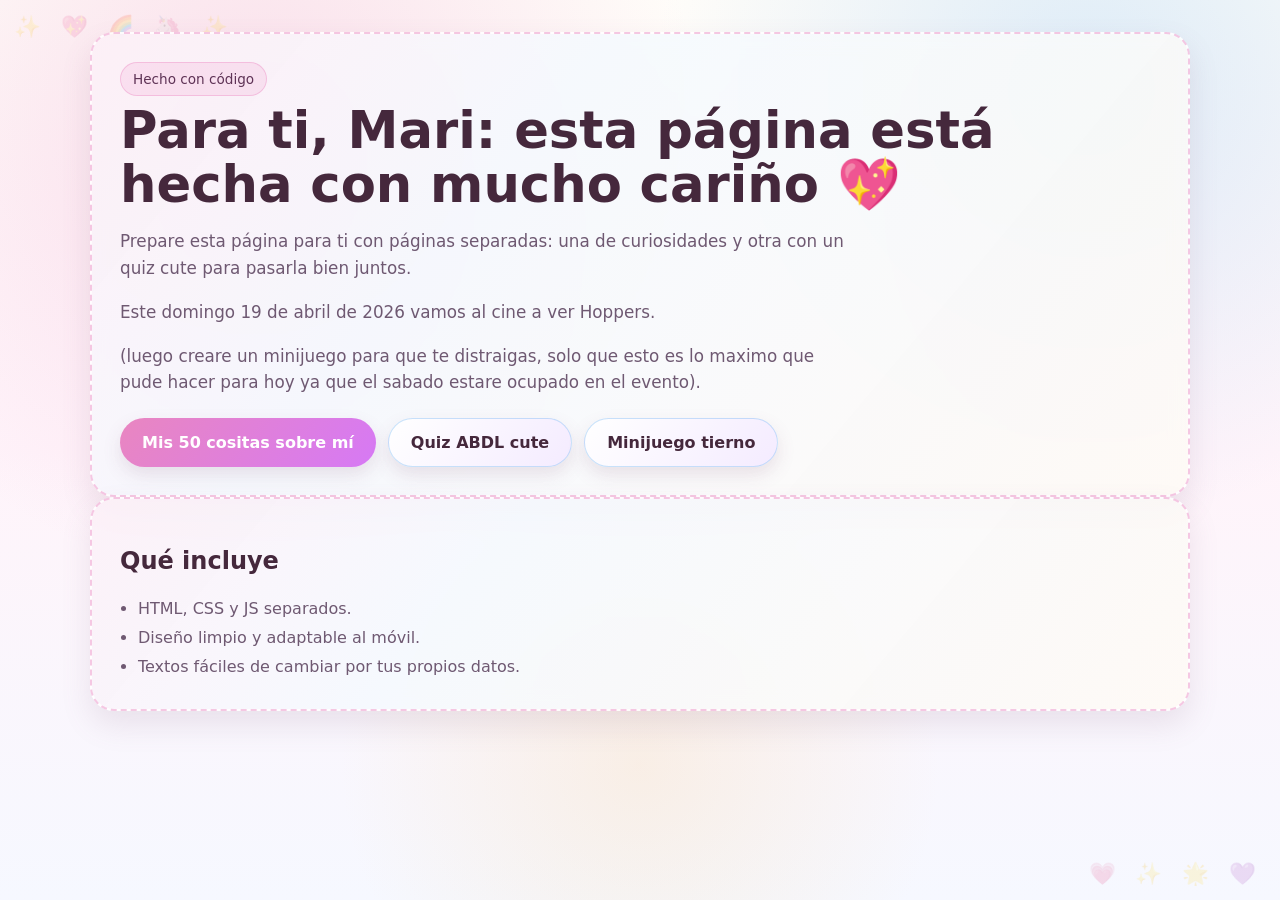
<file: index.html>
<!DOCTYPE html>
<html lang="es">
<head>
  <meta charset="UTF-8" />
  <meta name="viewport" content="width=device-width, initial-scale=1.0" />
  <title>Proyecto divertido para Mari</title>
  <link rel="stylesheet" href="styles.css" />
</head>
<body>
  <main class="container">
    <section class="hero card">
      <p class="badge">Hecho con código</p>
      <h1>Para ti, Mari: esta página está hecha con mucho cariño 💖</h1>
      <p class="lead">
        Prepare esta página para ti con páginas separadas: una de
        curiosidades y otra con un quiz cute para pasarla bien juntos.
      </p>
      <p class="lead">
        Este domingo 19 de abril de 2026 vamos al cine a ver Hoppers.
      </p>
      <p class="lead">
        (luego creare un minijuego para que te distraigas, solo que esto es lo maximo que pude hacer para hoy ya que el sabado estare ocupado en el evento).
      </p>

      <div class="actions">
        <a class="btn primary" href="curiosidades.html">Mis 50 cositas sobre mí</a>
        <a class="btn secondary" href="quiz.html">Quiz ABDL cute</a>
        <a class="btn secondary" href="juego.html">Minijuego tierno</a>
      </div>
    </section>

    <section class="card info">
      <h2>Qué incluye</h2>
      <ul>
        <li>HTML, CSS y JS separados.</li>
        <li>Diseño limpio y adaptable al móvil.</li>
        <li>Textos fáciles de cambiar por tus propios datos.</li>
      </ul>
    </section>
  </main>
</body>
</html>
</file>
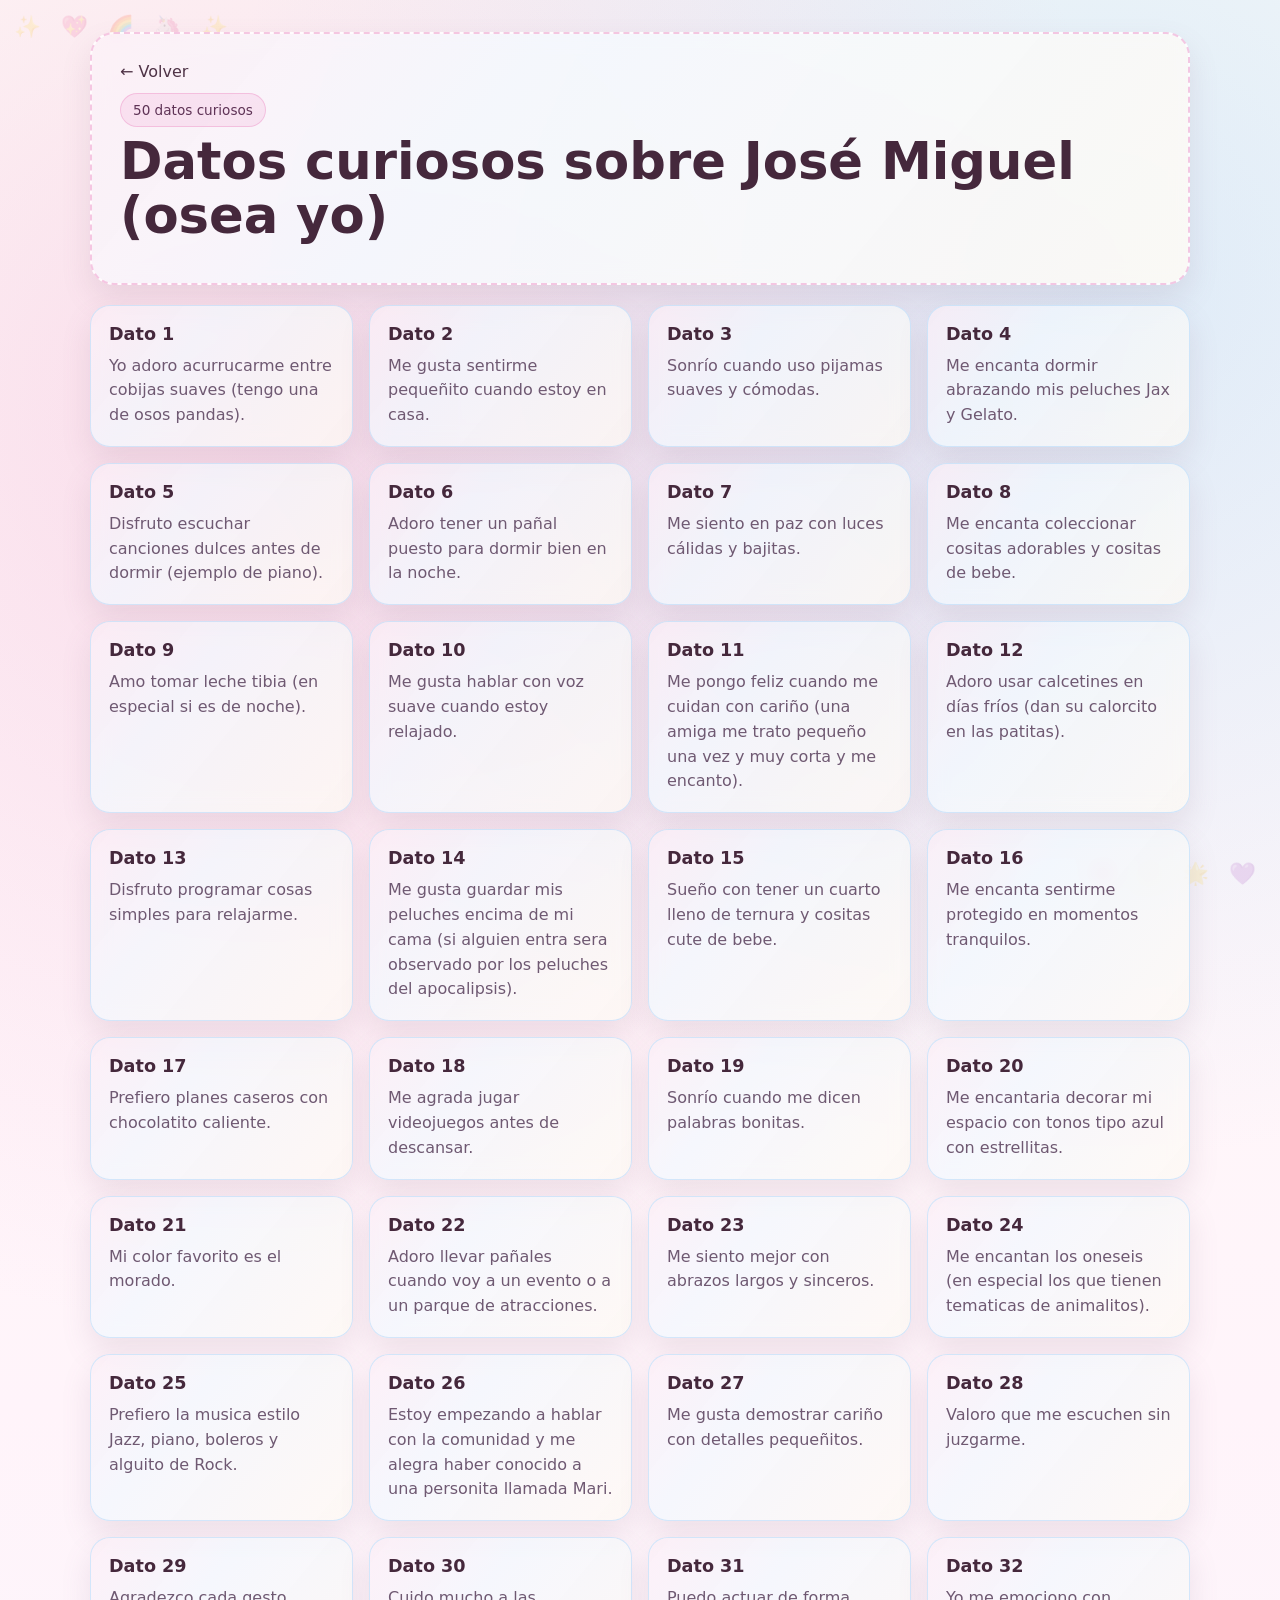
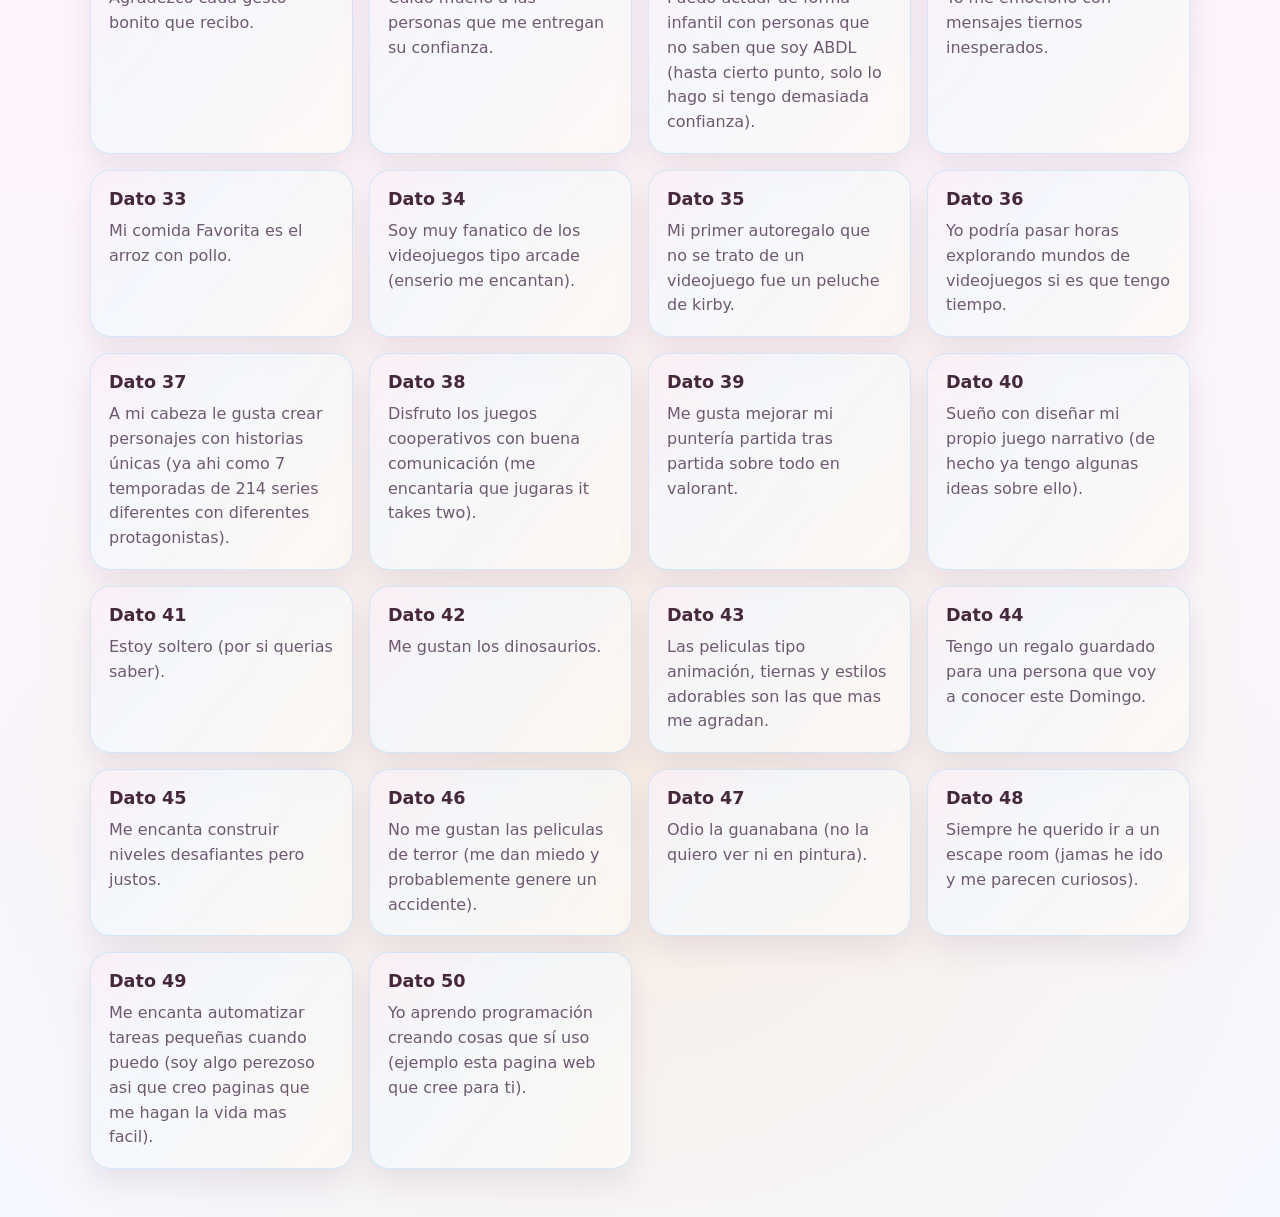
<file: curiosidades.html>
<!DOCTYPE html>
<html lang="es">
<head>
  <meta charset="UTF-8" />
  <meta name="viewport" content="width=device-width, initial-scale=1.0" />
  <title>50 curiosidades</title>
  <link rel="stylesheet" href="styles.css" />
</head>
<body>
  <main class="container">
    <header class="topbar card">
      <a class="link" href="index.html">← Volver</a>
      <div>
        <p class="badge">50 datos curiosos</p>
        <h1>Datos curiosos sobre José Miguel (osea yo) </h1>
      </div>
    </header>

    <section id="factsGrid" class="grid"></section>
  </main>

  <script src="curiosidades.js"></script>
</body>
</html>
</file>
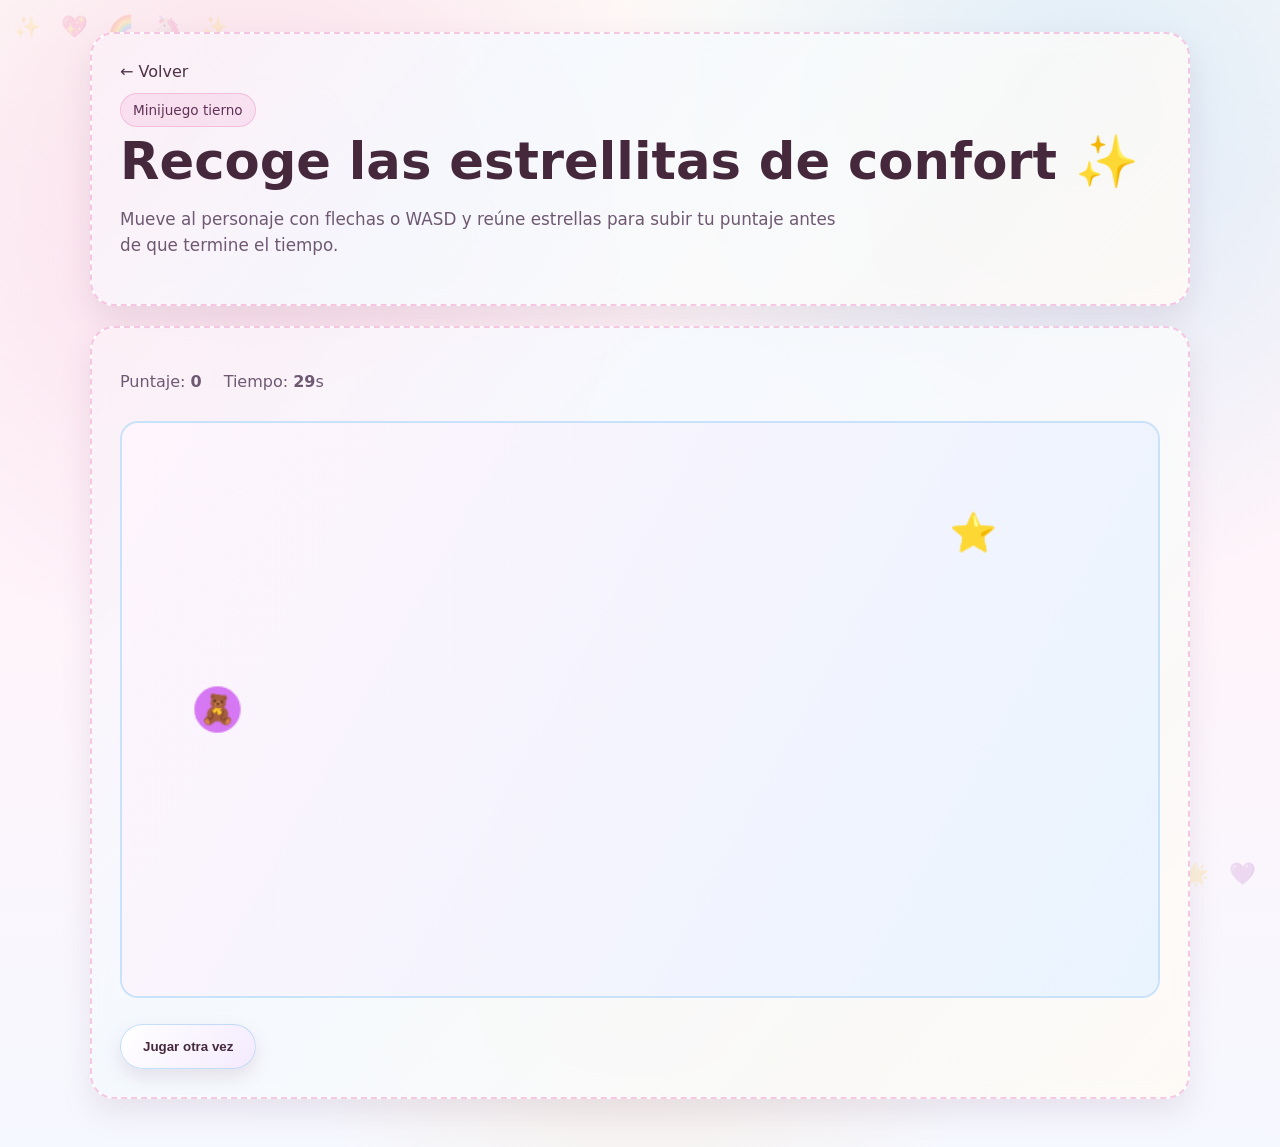
<file: juego.html>
<!DOCTYPE html>
<html lang="es">
<head>
  <meta charset="UTF-8" />
  <meta name="viewport" content="width=device-width, initial-scale=1.0" />
  <title>Minijuego cute</title>
  <link rel="stylesheet" href="styles.css" />
</head>
<body>
  <main class="container">
    <header class="topbar card">
      <a class="link" href="index.html">← Volver</a>
      <div>
        <p class="badge">Minijuego tierno</p>
        <h1>Recoge las estrellitas de confort ✨</h1>
        <p class="lead">Mueve al personaje con flechas o WASD y reúne estrellas para subir tu puntaje antes de que termine el tiempo.</p>
      </div>
    </header>

    <section class="card game-wrap">
      <div class="game-stats">
        <p>Puntaje: <strong id="score">0</strong></p>
        <p>Tiempo: <strong id="time">30</strong>s</p>
      </div>
      <canvas id="gameCanvas" width="760" height="420" aria-label="Minijuego de recolección"></canvas>
      <div class="actions">
        <button id="restartBtn" class="btn secondary" type="button">Jugar otra vez</button>
      </div>
      <div id="gameMessage" class="result hidden"></div>
    </section>
  </main>

  <script src="juego.js"></script>
</body>
</html>
</file>
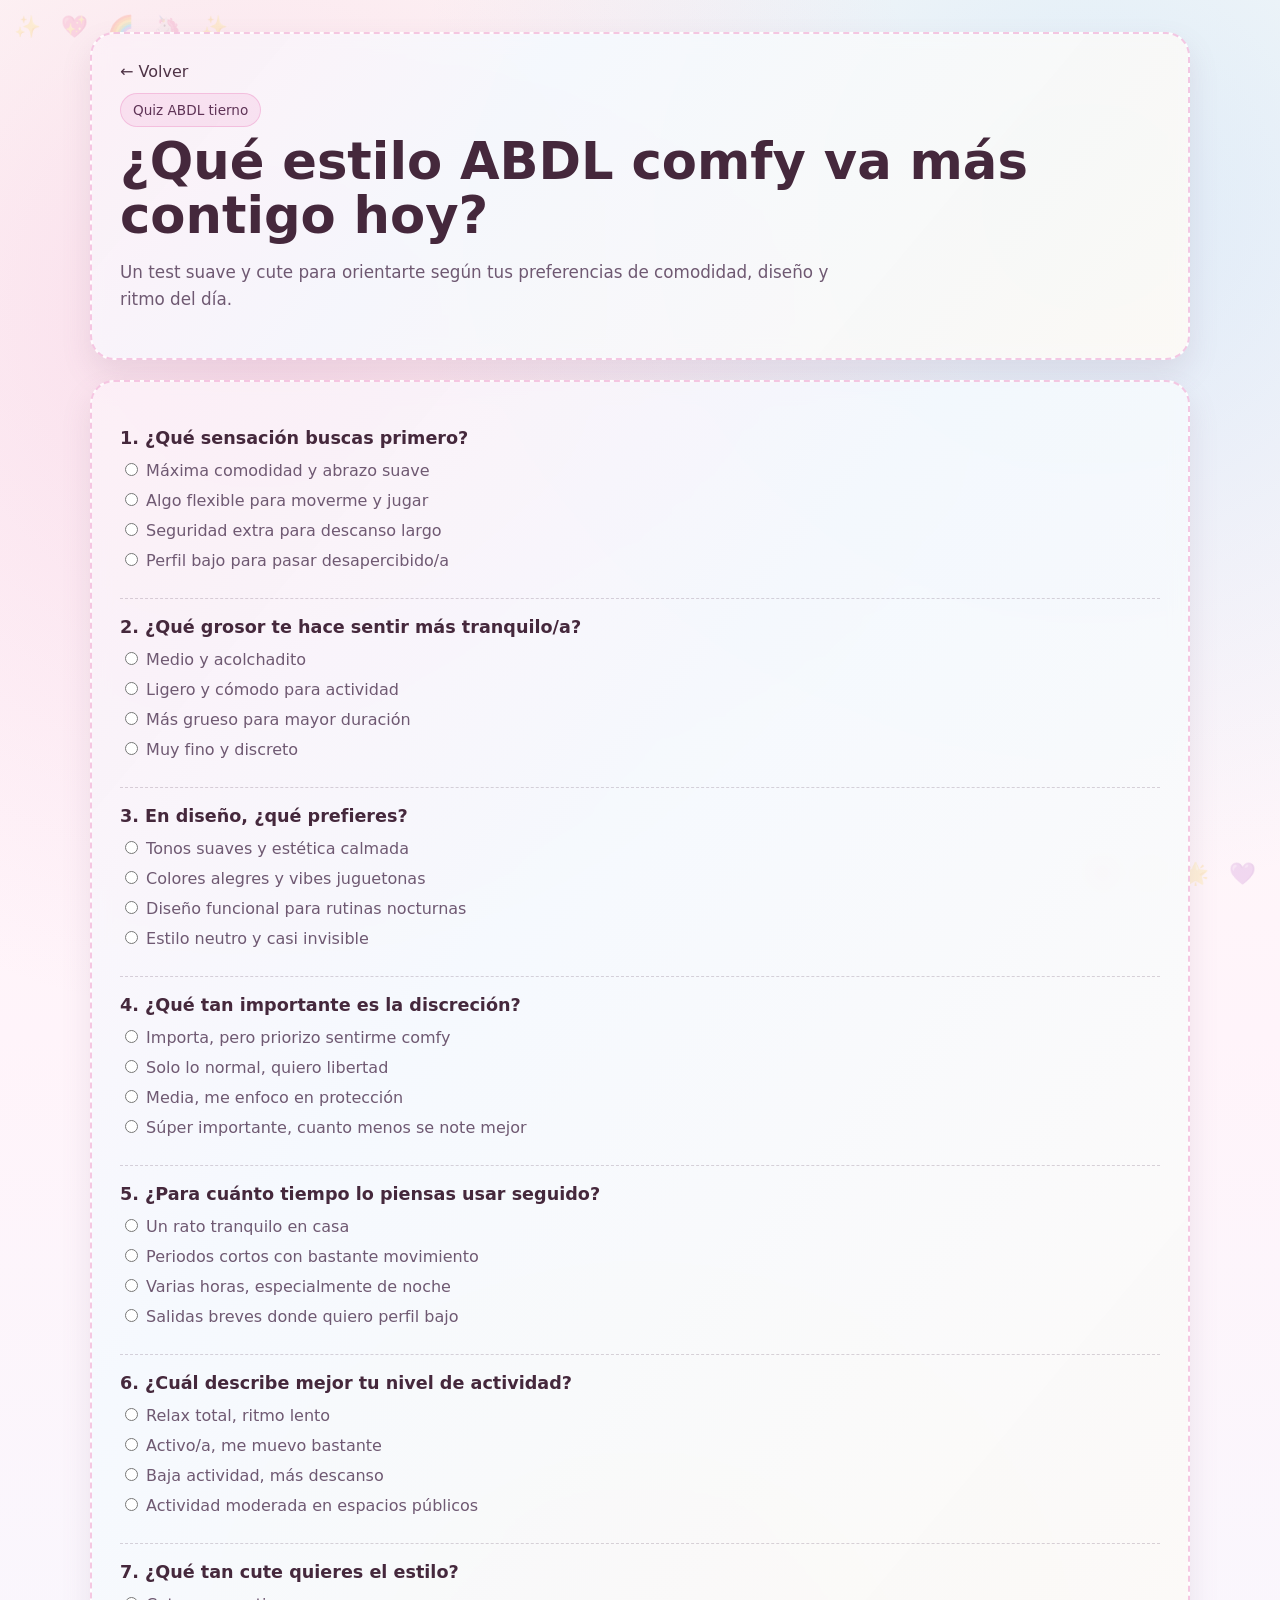
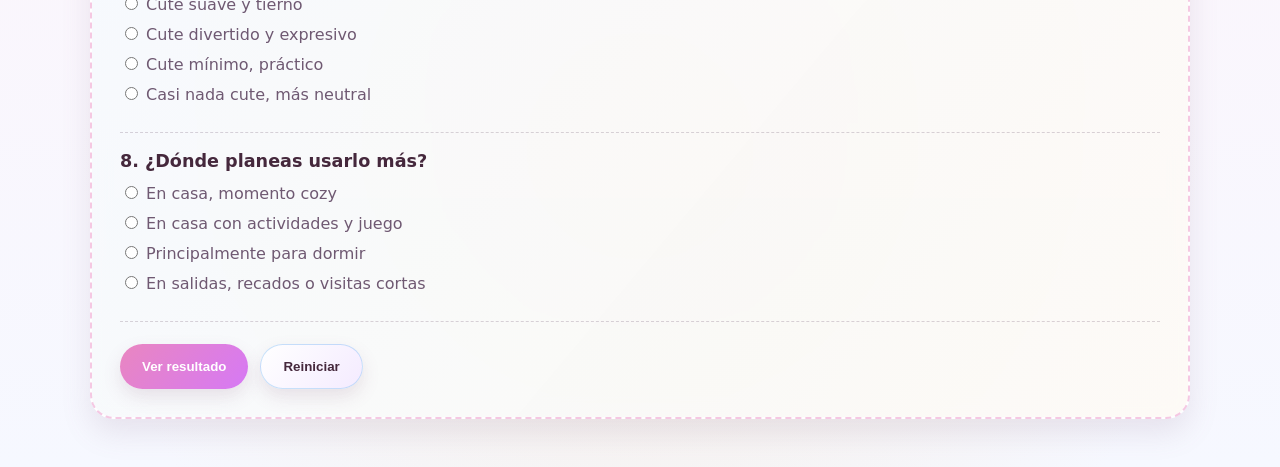
<file: quiz.html>
<!DOCTYPE html>
<html lang="es">
<head>
  <meta charset="UTF-8" />
  <meta name="viewport" content="width=device-width, initial-scale=1.0" />
  <title>Quiz ABDL tierno</title>
  <link rel="stylesheet" href="styles.css" />
</head>
<body>
  <main class="container">
    <header class="topbar card">
      <a class="link" href="index.html">← Volver</a>
      <div>
        <p class="badge">Quiz ABDL tierno</p>
        <h1>¿Qué estilo ABDL comfy va más contigo hoy?</h1>
        <p class="lead">Un test suave y cute para orientarte según tus preferencias de comodidad, diseño y ritmo del día.</p>
      </div>
    </header>

    <section class="card quiz">
      <form id="quizForm">
        <div class="question">
          <h2>1. ¿Qué sensación buscas primero?</h2>
          <label><input type="radio" name="q1" value="cuddly" /> Máxima comodidad y abrazo suave</label>
          <label><input type="radio" name="q1" value="playful" /> Algo flexible para moverme y jugar</label>
          <label><input type="radio" name="q1" value="night" /> Seguridad extra para descanso largo</label>
          <label><input type="radio" name="q1" value="discreet" /> Perfil bajo para pasar desapercibido/a</label>
        </div>

        <div class="question">
          <h2>2. ¿Qué grosor te hace sentir más tranquilo/a?</h2>
          <label><input type="radio" name="q2" value="cuddly" /> Medio y acolchadito</label>
          <label><input type="radio" name="q2" value="playful" /> Ligero y cómodo para actividad</label>
          <label><input type="radio" name="q2" value="night" /> Más grueso para mayor duración</label>
          <label><input type="radio" name="q2" value="discreet" /> Muy fino y discreto</label>
        </div>

        <div class="question">
          <h2>3. En diseño, ¿qué prefieres?</h2>
          <label><input type="radio" name="q3" value="cuddly" /> Tonos suaves y estética calmada</label>
          <label><input type="radio" name="q3" value="playful" /> Colores alegres y vibes juguetonas</label>
          <label><input type="radio" name="q3" value="night" /> Diseño funcional para rutinas nocturnas</label>
          <label><input type="radio" name="q3" value="discreet" /> Estilo neutro y casi invisible</label>
        </div>

        <div class="question">
          <h2>4. ¿Qué tan importante es la discreción?</h2>
          <label><input type="radio" name="q4" value="cuddly" /> Importa, pero priorizo sentirme comfy</label>
          <label><input type="radio" name="q4" value="playful" /> Solo lo normal, quiero libertad</label>
          <label><input type="radio" name="q4" value="night" /> Media, me enfoco en protección</label>
          <label><input type="radio" name="q4" value="discreet" /> Súper importante, cuanto menos se note mejor</label>
        </div>

        <div class="question">
          <h2>5. ¿Para cuánto tiempo lo piensas usar seguido?</h2>
          <label><input type="radio" name="q5" value="cuddly" /> Un rato tranquilo en casa</label>
          <label><input type="radio" name="q5" value="playful" /> Periodos cortos con bastante movimiento</label>
          <label><input type="radio" name="q5" value="night" /> Varias horas, especialmente de noche</label>
          <label><input type="radio" name="q5" value="discreet" /> Salidas breves donde quiero perfil bajo</label>
        </div>

        <div class="question">
          <h2>6. ¿Cuál describe mejor tu nivel de actividad?</h2>
          <label><input type="radio" name="q6" value="cuddly" /> Relax total, ritmo lento</label>
          <label><input type="radio" name="q6" value="playful" /> Activo/a, me muevo bastante</label>
          <label><input type="radio" name="q6" value="night" /> Baja actividad, más descanso</label>
          <label><input type="radio" name="q6" value="discreet" /> Actividad moderada en espacios públicos</label>
        </div>

        <div class="question">
          <h2>7. ¿Qué tan cute quieres el estilo?</h2>
          <label><input type="radio" name="q7" value="cuddly" /> Cute suave y tierno</label>
          <label><input type="radio" name="q7" value="playful" /> Cute divertido y expresivo</label>
          <label><input type="radio" name="q7" value="night" /> Cute mínimo, práctico</label>
          <label><input type="radio" name="q7" value="discreet" /> Casi nada cute, más neutral</label>
        </div>

        <div class="question">
          <h2>8. ¿Dónde planeas usarlo más?</h2>
          <label><input type="radio" name="q8" value="cuddly" /> En casa, momento cozy</label>
          <label><input type="radio" name="q8" value="playful" /> En casa con actividades y juego</label>
          <label><input type="radio" name="q8" value="night" /> Principalmente para dormir</label>
          <label><input type="radio" name="q8" value="discreet" /> En salidas, recados o visitas cortas</label>
        </div>

        <div class="actions">
          <button class="btn primary" type="submit">Ver resultado</button>
          <button class="btn secondary" type="reset">Reiniciar</button>
        </div>
      </form>

      <div id="result" class="result hidden"></div>
    </section>
  </main>

  <script src="quiz.js"></script>
</body>
</html>
</file>
<file: styles.css>
:root {
  --bg: #fffaf4;
  --card: rgba(255, 255, 255, 0.85);
  --card-border: #f7b8d5;
  --text: #45283c;
  --muted: #6f5972;
  --accent: #e986c0;
  --accent-2: #86bff3;
  --accent-3: #f8d8a8;
  --shadow: 0 14px 30px rgba(138, 96, 130, 0.14);
  --radius: 24px;
  font-family: Inter, system-ui, -apple-system, BlinkMacSystemFont, "Segoe UI", sans-serif;
}

* { box-sizing: border-box; }

body {
  margin: 0;
  min-height: 100vh;
  color: var(--text);
  background:
    radial-gradient(circle at 20% 15%, rgba(233, 134, 192, .26), transparent 35%),
    radial-gradient(circle at 85% 10%, rgba(134, 191, 243, .28), transparent 32%),
    radial-gradient(circle at 50% 85%, rgba(248, 216, 168, .28), transparent 30%),
    linear-gradient(180deg, #fffdf9 0%, #fff4fa 50%, #f6f8ff 100%);
  position: relative;
  overflow-x: hidden;
}

body::before,
body::after {
  position: fixed;
  font-size: clamp(1rem, 1.9vw, 1.35rem);
  opacity: .17;
  pointer-events: none;
  z-index: 0;
  letter-spacing: .4rem;
}

body::before {
  content: "✨ 💖 🌈 🦄 ✨";
  top: 14px;
  left: 14px;
}

body::after {
  content: "💗 ✨ 🌟 💜";
  right: 18px;
  bottom: 14px;
}

a { color: inherit; text-decoration: none; }

.container {
  width: min(1100px, calc(100% - 32px));
  margin: 0 auto;
  padding: 32px 0 48px;
  position: relative;
  z-index: 1;
}

.card {
  background: var(--card);
  border: 2px dashed rgba(233, 134, 192, 0.45);
  box-shadow: var(--shadow);
  backdrop-filter: blur(9px);
  border-radius: var(--radius);
  position: relative;
  overflow: hidden;
}

.card::before {
  content: "";
  position: absolute;
  inset: 0;
  background: linear-gradient(
    130deg,
    rgba(233, 134, 192, 0.10),
    rgba(134, 191, 243, 0.08) 35%,
    rgba(248, 216, 168, 0.10)
  );
  pointer-events: none;
}

.card > * {
  position: relative;
  z-index: 1;
}

.hero, .topbar, .info, .quiz {
  padding: 28px;
}

.hero h1, .topbar h1 {
  margin: 8px 0 12px;
  font-size: clamp(2rem, 4vw, 4rem);
  line-height: 1.05;
}

.lead {
  color: var(--muted);
  font-size: 1.05rem;
  line-height: 1.6;
  max-width: 68ch;
}

.badge {
  display: inline-block;
  margin: 0;
  padding: 8px 12px;
  border-radius: 999px;
  background: rgba(233, 134, 192, 0.16);
  color: #5f3356;
  border: 1px solid rgba(233, 134, 192, 0.38);
  font-size: .85rem;
}

.actions {
  display: flex;
  flex-wrap: wrap;
  gap: 12px;
  margin-top: 22px;
}

.btn {
  display: inline-flex;
  align-items: center;
  justify-content: center;
  border: 0;
  border-radius: 999px;
  padding: 14px 22px;
  font-weight: 700;
  cursor: pointer;
  box-shadow: 0 8px 18px rgba(136, 91, 122, .16);
  transition: transform .15s ease, opacity .15s ease, background .15s ease, box-shadow .15s ease;
}

.btn:hover {
  transform: translateY(-2px);
  box-shadow: 0 12px 20px rgba(136, 91, 122, .2);
}

.primary {
  background: linear-gradient(130deg, var(--accent), #d679f5);
  color: #fff;
}

.secondary {
  background: linear-gradient(130deg, #ffffff, #f4ebff);
  color: var(--text);
  border: 1px solid rgba(134, 191, 243, 0.45);
}

.info ul {
  margin: 0;
  padding-left: 18px;
  color: var(--muted);
  line-height: 1.8;
}

.topbar {
  display: grid;
  gap: 12px;
  margin-bottom: 20px;
}

.link {
  width: fit-content;
  color: var(--text);
  opacity: .95;
}

.grid {
  display: grid;
  grid-template-columns: repeat(auto-fit, minmax(210px, 1fr));
  gap: 16px;
}

.fact {
  padding: 18px;
  min-height: 140px;
  border-radius: 20px;
  background: rgba(255, 255, 255, 0.7);
  border: 1px solid rgba(134, 191, 243, .36);
}

.fact h3 {
  margin: 0 0 10px;
  font-size: 1.1rem;
}

.fact p {
  margin: 0;
  color: var(--muted);
  line-height: 1.55;
}

.question {
  padding: 18px 0;
  border-bottom: 1px dashed rgba(111, 89, 114, 0.26);
}

.question h2 {
  margin: 0 0 12px;
  font-size: 1.1rem;
}

.question label {
  display: block;
  margin: 10px 0;
  color: var(--muted);
}

.result {
  margin-top: 20px;
  padding: 18px;
  border-radius: 20px;
  background: linear-gradient(130deg, rgba(233, 134, 192, .17), rgba(134, 191, 243, .16));
  border: 1px solid rgba(134, 191, 243, .35);
}

.hidden { display: none; }

@media (max-width: 640px) {
  .hero, .topbar, .info, .quiz { padding: 20px; }
  .grid {
    grid-template-columns: 1fr;
    gap: 12px;
  }
  .actions { flex-direction: column; }
  .btn {
    width: 100%;
    white-space: normal;
    text-align: center;
  }
  body::before,
  body::after {
    letter-spacing: .2rem;
    font-size: .95rem;
  }
}

.game-wrap {
  padding: 28px;
}

.game-stats {
  display: flex;
  gap: 22px;
  flex-wrap: wrap;
  color: var(--muted);
  margin-bottom: 14px;
}

#gameCanvas {
  width: 100%;
  border-radius: 18px;
  border: 2px solid rgba(134, 191, 243, 0.45);
  background: #fff;
  box-shadow: inset 0 0 0 1px rgba(233, 134, 192, 0.18);
}
</file>
